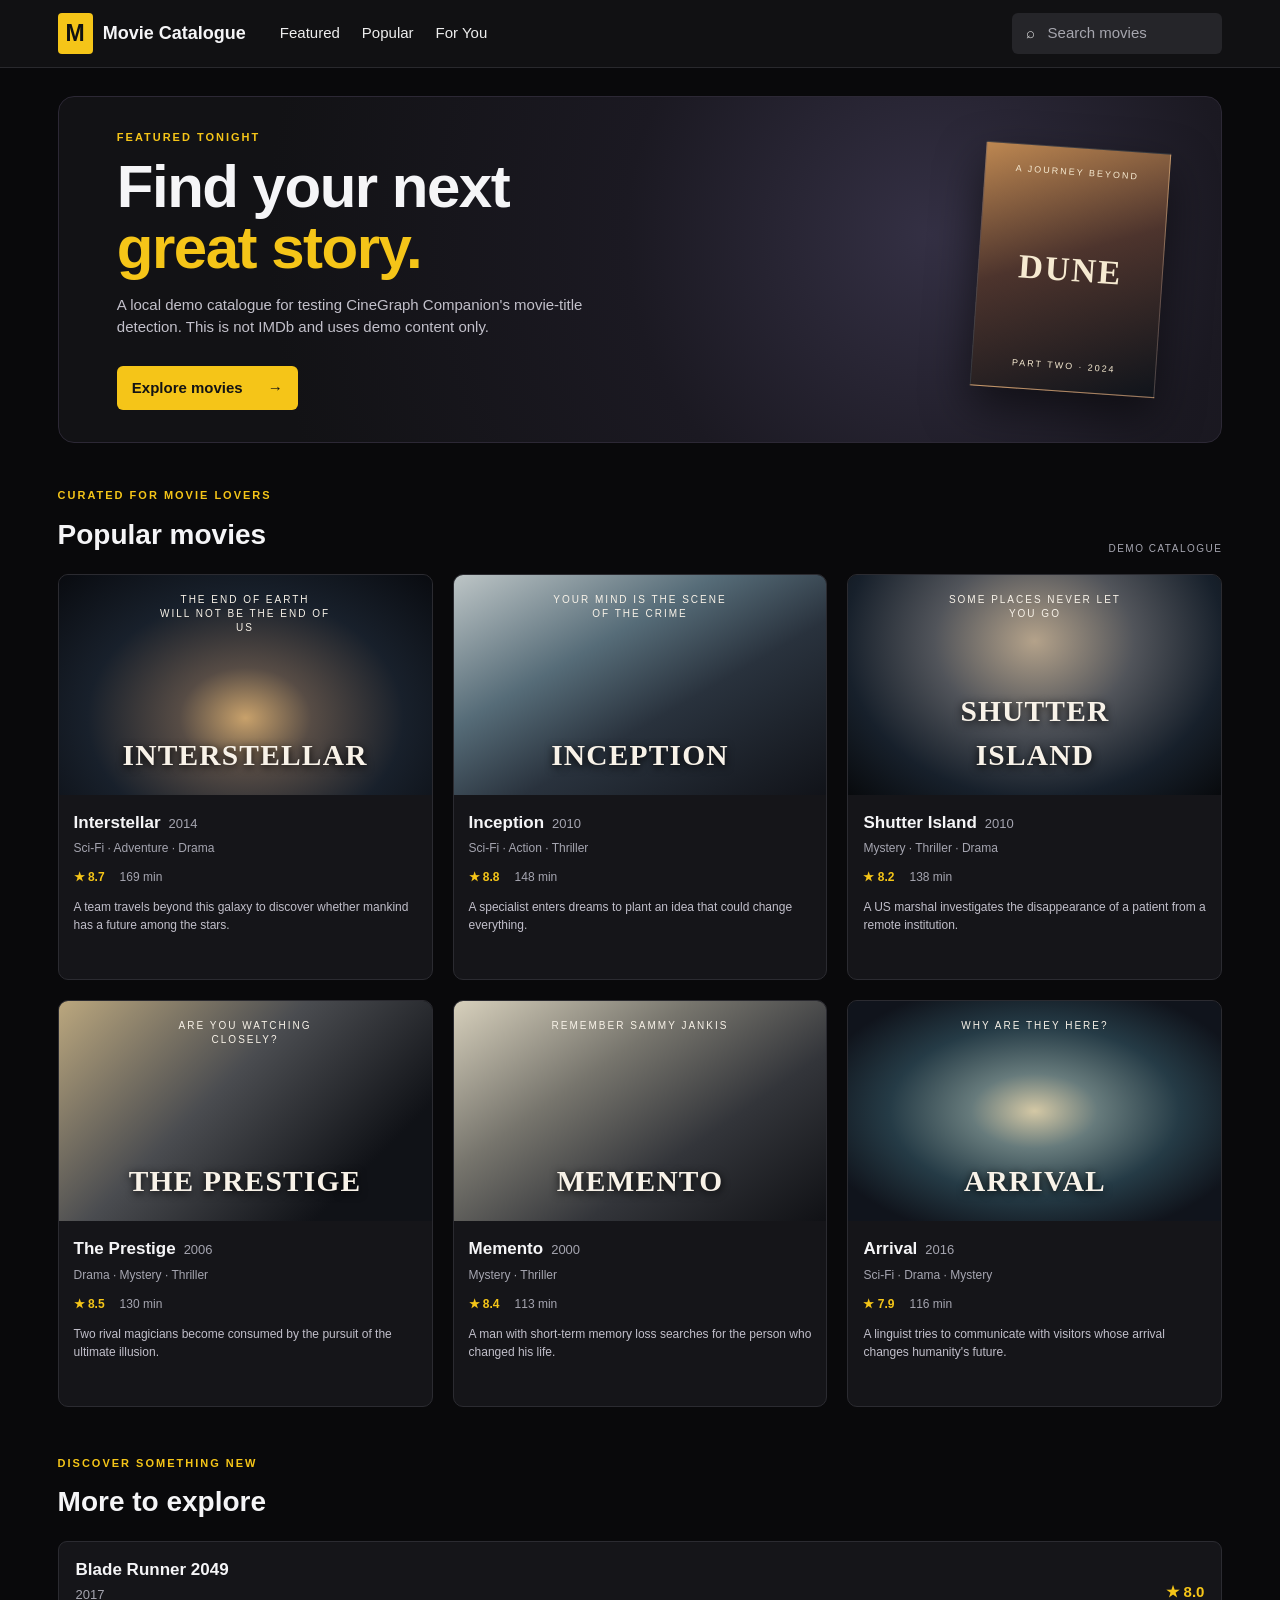
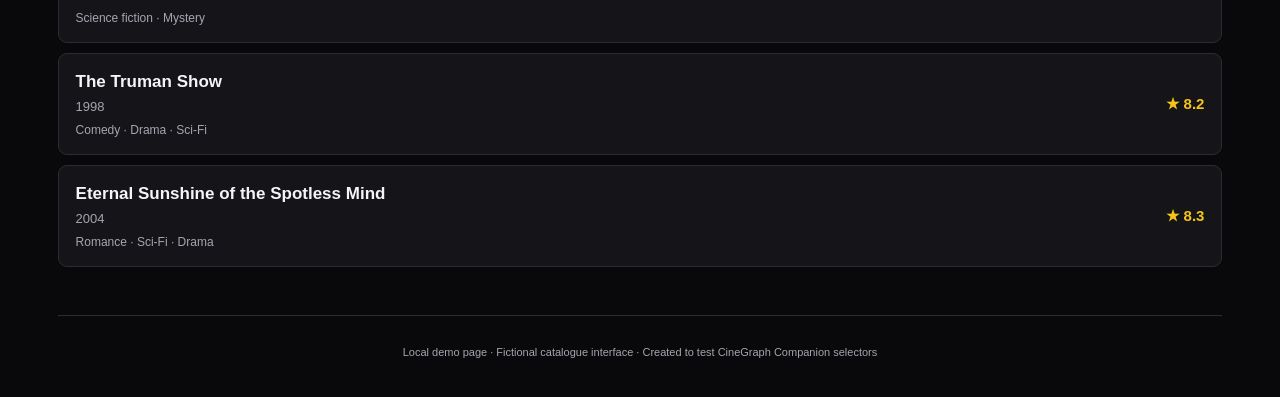
<file: cinegraph_movie_catalogue_demo/index.html>
<!doctype html>
<html lang="en">
<head>
  <meta charset="utf-8">
  <meta name="viewport" content="width=device-width, initial-scale=1">
  <title>Movie Catalogue — CineGraph Adapter Test</title>
  <link rel="stylesheet" href="styles.css">
</head>
<body>
  <header class="topbar">
    <div class="brand"><span class="brand-mark">M</span><strong>Movie Catalogue</strong></div>
    <nav><a href="#featured">Featured</a><a href="#popular">Popular</a><a href="#recommended">For You</a></nav>
    <div class="search">⌕ <span>Search movies</span></div>
  </header>

  <main>
    <section class="hero" id="featured">
      <div class="hero-copy">
        <p class="eyebrow">FEATURED TONIGHT</p>
        <h1>Find your next<br><span>great story.</span></h1>
        <p class="intro">A local demo catalogue for testing CineGraph Companion's movie-title detection. This is not IMDb and uses demo content only.</p>
        <a class="primary-link" href="#popular">Explore movies <span>→</span></a>
      </div>
      <div class="hero-poster poster-dune" aria-label="Decorative science-fiction poster illustration">
        <span class="poster-kicker">A JOURNEY BEYOND</span><strong>DUNE</strong><small>PART TWO · 2024</small>
      </div>
    </section>

    <section class="catalogue-section" id="popular">
      <div class="section-heading"><div><p class="eyebrow">CURATED FOR MOVIE LOVERS</p><h2>Popular movies</h2></div><span class="section-note">DEMO CATALOGUE</span></div>
      <div class="movie-grid">
        <article class="movie-card" data-movie-card data-title="Interstellar" data-year="2014">
          <div class="poster poster-interstellar"><span>THE END OF EARTH<br>WILL NOT BE THE END OF US</span><b>INTERSTELLAR</b></div>
          <div class="movie-info"><div class="title-line"><h3 data-movie-title>Interstellar</h3><span class="year" data-movie-year>2014</span></div><p class="genres">Sci-Fi · Adventure · Drama</p><div class="meta"><span class="rating">★ 8.7</span><span class="runtime">169 min</span></div><p class="synopsis">A team travels beyond this galaxy to discover whether mankind has a future among the stars.</p><div class="cg-slot" data-cinegraph-slot></div></div>
        </article>
        <article class="movie-card" data-movie-card data-title="Inception" data-year="2010">
          <div class="poster poster-inception"><span>YOUR MIND IS THE SCENE OF THE CRIME</span><b>INCEPTION</b></div>
          <div class="movie-info"><div class="title-line"><h3 data-movie-title>Inception</h3><span class="year" data-movie-year>2010</span></div><p class="genres">Sci-Fi · Action · Thriller</p><div class="meta"><span class="rating">★ 8.8</span><span class="runtime">148 min</span></div><p class="synopsis">A specialist enters dreams to plant an idea that could change everything.</p><div class="cg-slot" data-cinegraph-slot></div></div>
        </article>
        <article class="movie-card" data-movie-card data-title="Shutter Island" data-year="2010">
          <div class="poster poster-shutter"><span>SOME PLACES NEVER LET YOU GO</span><b>SHUTTER<br>ISLAND</b></div>
          <div class="movie-info"><div class="title-line"><h3 data-movie-title>Shutter Island</h3><span class="year" data-movie-year>2010</span></div><p class="genres">Mystery · Thriller · Drama</p><div class="meta"><span class="rating">★ 8.2</span><span class="runtime">138 min</span></div><p class="synopsis">A US marshal investigates the disappearance of a patient from a remote institution.</p><div class="cg-slot" data-cinegraph-slot></div></div>
        </article>
        <article class="movie-card" data-movie-card data-title="The Prestige" data-year="2006">
          <div class="poster poster-prestige"><span>ARE YOU WATCHING CLOSELY?</span><b>THE PRESTIGE</b></div>
          <div class="movie-info"><div class="title-line"><h3 data-movie-title>The Prestige</h3><span class="year" data-movie-year>2006</span></div><p class="genres">Drama · Mystery · Thriller</p><div class="meta"><span class="rating">★ 8.5</span><span class="runtime">130 min</span></div><p class="synopsis">Two rival magicians become consumed by the pursuit of the ultimate illusion.</p><div class="cg-slot" data-cinegraph-slot></div></div>
        </article>
        <article class="movie-card" data-movie-card data-title="Memento" data-year="2000">
          <div class="poster poster-memento"><span>REMEMBER SAMMY JANKIS</span><b>MEMENTO</b></div>
          <div class="movie-info"><div class="title-line"><h3 data-movie-title>Memento</h3><span class="year" data-movie-year>2000</span></div><p class="genres">Mystery · Thriller</p><div class="meta"><span class="rating">★ 8.4</span><span class="runtime">113 min</span></div><p class="synopsis">A man with short-term memory loss searches for the person who changed his life.</p><div class="cg-slot" data-cinegraph-slot></div></div>
        </article>
        <article class="movie-card" data-movie-card data-title="Arrival" data-year="2016">
          <div class="poster poster-arrival"><span>WHY ARE THEY HERE?</span><b>ARRIVAL</b></div>
          <div class="movie-info"><div class="title-line"><h3 data-movie-title>Arrival</h3><span class="year" data-movie-year>2016</span></div><p class="genres">Sci-Fi · Drama · Mystery</p><div class="meta"><span class="rating">★ 7.9</span><span class="runtime">116 min</span></div><p class="synopsis">A linguist tries to communicate with visitors whose arrival changes humanity's future.</p><div class="cg-slot" data-cinegraph-slot></div></div>
        </article>
      </div>
    </section>

    <section class="catalogue-section" id="recommended">
      <div class="section-heading"><div><p class="eyebrow">DISCOVER SOMETHING NEW</p><h2>More to explore</h2></div></div>
      <div class="text-list">
        <article data-movie-card data-title="Blade Runner 2049" data-year="2017"><div><h3 data-movie-title>Blade Runner 2049</h3><span class="year" data-movie-year>2017</span><p>Science fiction · Mystery</p></div><span class="rating">★ 8.0</span><div class="cg-slot" data-cinegraph-slot></div></article>
        <article data-movie-card data-title="The Truman Show" data-year="1998"><div><h3 data-movie-title>The Truman Show</h3><span class="year" data-movie-year>1998</span><p>Comedy · Drama · Sci-Fi</p></div><span class="rating">★ 8.2</span><div class="cg-slot" data-cinegraph-slot></div></article>
        <article data-movie-card data-title="Eternal Sunshine of the Spotless Mind" data-year="2004"><div><h3 data-movie-title>Eternal Sunshine of the Spotless Mind</h3><span class="year" data-movie-year>2004</span><p>Romance · Sci-Fi · Drama</p></div><span class="rating">★ 8.3</span><div class="cg-slot" data-cinegraph-slot></div></article>
      </div>
    </section>
    <footer>Local demo page · Fictional catalogue interface · Created to test CineGraph Companion selectors</footer>
  </main>
  <script>
    const demoCards = document.querySelectorAll("[data-movie-card]");
    console.info(`Demo catalogue ready: ${demoCards.length} movie cards`);
  </script>
</body>
</html>
</file>
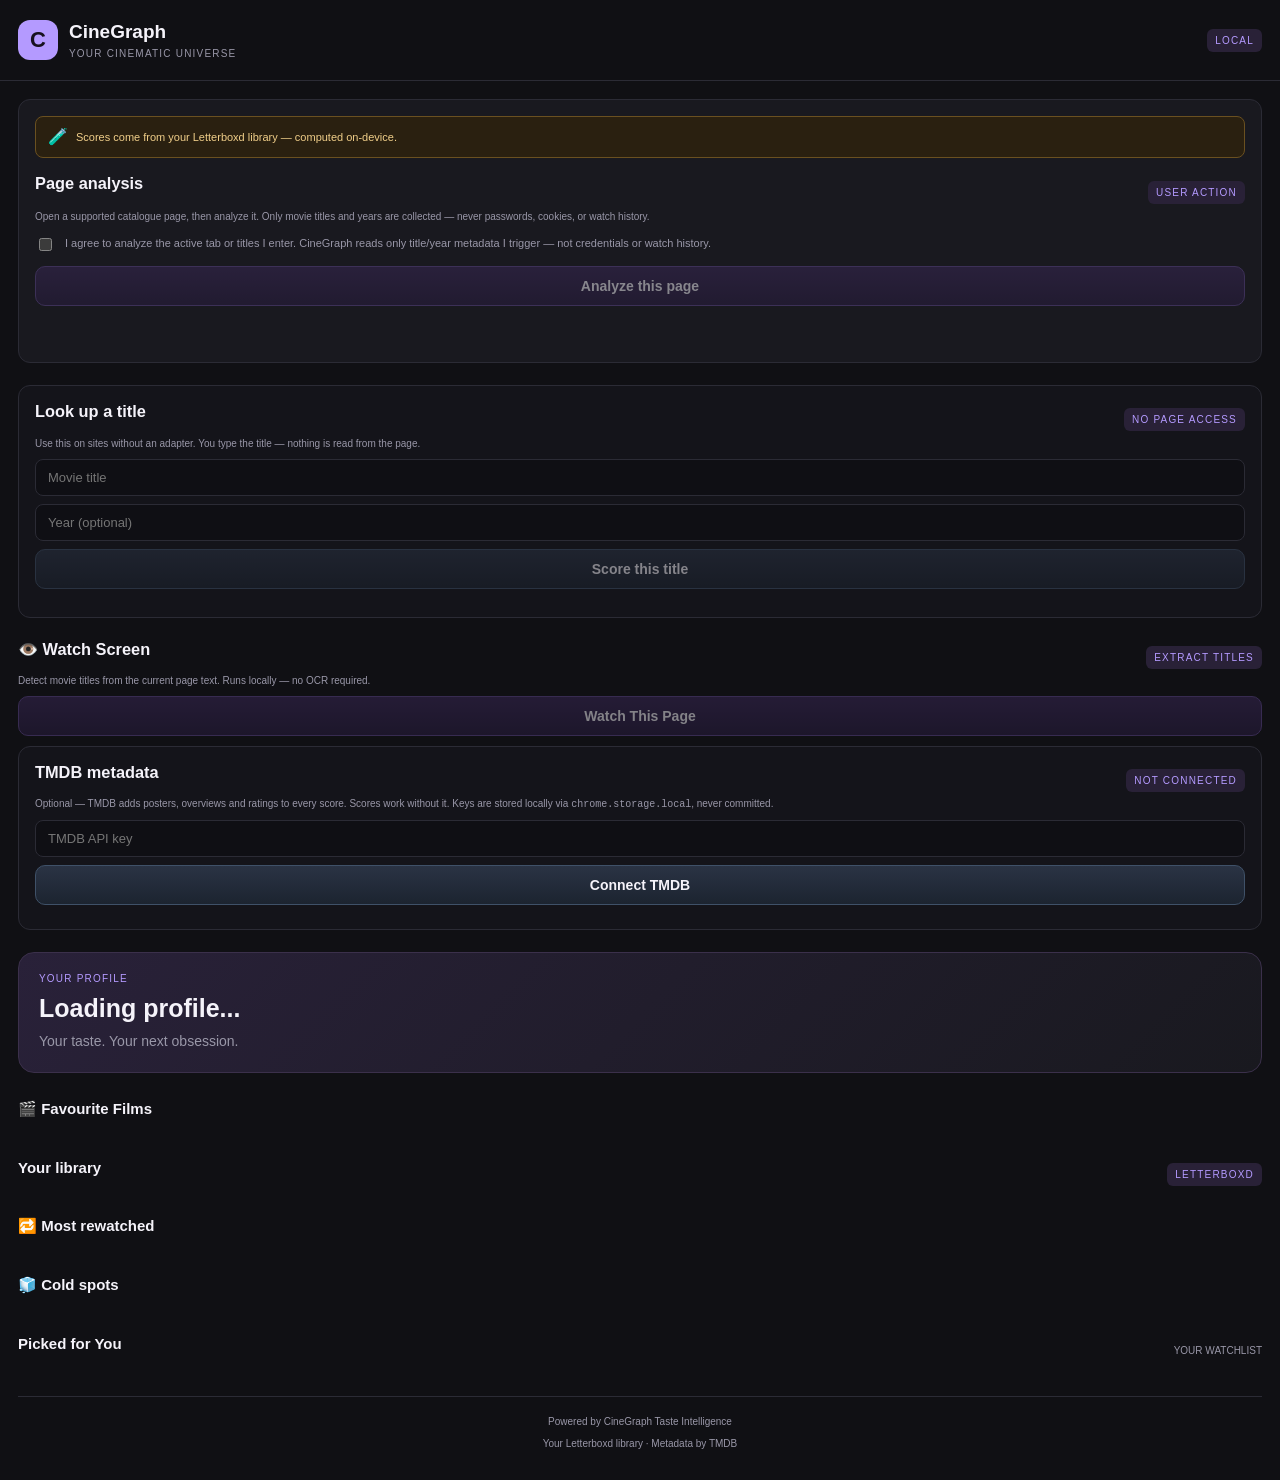
<file: sidepanel.html>
<!DOCTYPE html>
<html lang="en">
<head>
  <meta charset="UTF-8">
  <meta name="viewport" content="width=device-width, initial-scale=1.0">
  <title>CineGraph Companion</title>
  <link rel="stylesheet" href="sidepanel.css">
</head>
<body>
  <header class="header">
    <div class="brand">
      <span class="logo">C</span>
      <div>
        <h1>CineGraph</h1>
        <p>YOUR CINEMATIC UNIVERSE</p>
      </div>
    </div>
    <span class="status" id="tmdb-status">LOCAL</span>
  </header>

  <main>
    <section class="analyze-panel">
      <div id="demo-mode-banner" class="demo-mode-banner" hidden>
        <span class="banner-icon">🧪</span>
        <span id="demo-mode-text">Scores come from your Letterboxd library — computed on-device.</span>
      </div>
      <div class="section-heading">
        <h3>Page analysis</h3>
        <span class="tag">USER ACTION</span>
      </div>
      <p class="muted small analyze-copy">
        Open a supported catalogue page, then analyze it. Only movie titles and years are collected — never passwords, cookies, or watch history.
      </p>
      <label class="consent-label">
        <input type="checkbox" id="analysis-consent">
        <span>I agree to analyze the active tab or titles I enter. CineGraph reads only title/year metadata I trigger — not credentials or watch history.</span>
      </label>
      <button type="button" id="analyze-page-btn" class="analyze-btn" disabled>
        Analyze this page
      </button>
      <button type="button" id="recheck-page-btn" class="analyze-btn secondary" disabled hidden>
        Recheck for new titles
      </button>
      <p id="analyze-status" class="analyze-status muted" role="status" aria-live="polite"></p>
      <p id="payload-summary" class="payload-summary muted small" hidden></p>
      <div id="analyze-results" class="analyze-results" hidden></div>
      <div id="analyze-unresolved" class="analyze-unresolved" hidden></div>
    </section>


    <section class="manual-panel">
      <div class="section-heading">
        <h3>Look up a title</h3>
        <span class="tag">NO PAGE ACCESS</span>
      </div>
      <p class="muted small">
        Use this on sites without an adapter. You type the title — nothing is read from the page.
      </p>
      <form id="manual-title-form" class="manual-form">
        <input type="text" id="manual-title" name="title" placeholder="Movie title" autocomplete="off" maxlength="200" required>
        <input type="text" id="manual-year" name="year" placeholder="Year (optional)" inputmode="numeric" maxlength="4" pattern="[0-9]{0,4}">
        <button type="submit" id="manual-score-btn" class="analyze-btn secondary" disabled>Score this title</button>
      </form>
      <div id="manual-results" class="analyze-results" hidden></div>
    </section>

    <section class="watch-panel">
      <div class="section-heading">
        <h3>👁️ Watch Screen</h3>
        <span class="tag">EXTRACT TITLES</span>
      </div>
      <p class="muted small">
        Detect movie titles from the current page text. Runs locally — no OCR required.
      </p>
      <button type="button" id="watch-screen-btn" class="analyze-btn" disabled>Watch This Page</button>
      <p id="watch-screen-status" class="muted small" style="margin-top: 8px;"></p>
      <div id="watch-screen-results" class="analyze-results" style="margin-top: 8px; max-height: 200px; overflow-y: auto; display: none;"></div>
    </section>

    <section class="tmdb-panel">
      <div class="section-heading">
        <h3>TMDB metadata</h3>
        <span class="tag" id="tmdb-tag">NOT CONNECTED</span>
      </div>
      <p class="muted small">
        Optional — TMDB adds posters, overviews and ratings to every score.
        Scores work without it. Keys are stored locally via
        <code>chrome.storage.local</code>, never committed.
      </p>
      <form id="tmdb-form" class="manual-form">
        <input type="password" id="tmdb-key" name="tmdb-key" placeholder="TMDB API key" autocomplete="off" spellcheck="false">
        <div class="tmdb-actions">
          <button type="submit" id="tmdb-save-btn" class="analyze-btn secondary">Connect TMDB</button>
          <button type="button" id="tmdb-clear-btn" class="analyze-btn secondary" hidden>Disconnect</button>
        </div>
      </form>
      <p id="tmdb-status-text" class="muted small" role="status" aria-live="polite"></p>
    </section>

    <section class="welcome">
      <p class="eyebrow">YOUR PROFILE</p>
      <h2 id="user-name">Loading profile...</h2>
      <p class="muted" id="user-sub">Your taste. Your next obsession.</p>
    </section>

    <section class="section">
      <h3>🎬 Favourite Films</h3>
      <div id="favorites" class="chips"></div>
    </section>

    <section class="section">
      <div class="section-heading">
        <h3>Your library</h3>
        <span class="tag">LETTERBOXD</span>
      </div>
      <div id="traits" class="traits"></div>
    </section>

    <section class="section">
      <h3>🔁 Most rewatched</h3>
      <div id="most-watched" class="chips"></div>
    </section>

    <section class="section">
      <h3>🧊 Cold spots</h3>
      <div id="cold-spots" class="chips"></div>
    </section>

    <section class="section">
      <div class="section-heading">
        <h3>Picked for You</h3>
        <span id="rec-source-label" class="muted small">YOUR WATCHLIST</span>
      </div>
      <div id="recommendations"></div>
    </section>

    <footer>
      <p>Powered by CineGraph Taste Intelligence</p>
      <p id="footer-source">Your Letterboxd library · Metadata by TMDB</p>
    </footer>
  </main>

  <script src="sidepanel.js"></script>
  <script src="sidepanel-analysis.js"></script>
</body>
</html>
</file>
<file: cinegraph_movie_catalogue_demo/styles.css>
*{box-sizing:border-box} :root{--bg:#09090b;--panel:#151519;--line:#2b2b31;--text:#f5f5f7;--muted:#a5a5b0;--yellow:#f5c518;--blue:#65aaff}html{scroll-behavior:smooth}body{margin:0;background:var(--bg);color:var(--text);font:15px/1.5 Arial,Helvetica,sans-serif}.topbar{height:68px;display:flex;align-items:center;gap:34px;padding:0 4.5%;background:#111113;border-bottom:1px solid #29292d;position:sticky;top:0;z-index:5}.brand{display:flex;align-items:center;gap:10px;white-space:nowrap;font-size:18px}.brand-mark{background:var(--yellow);color:#111;padding:3px 8px;font-weight:900;font-size:23px;border-radius:4px}.topbar nav{display:flex;gap:22px}.topbar a{color:#eee;text-decoration:none}.topbar a:hover{color:var(--yellow)}.search{margin-left:auto;min-width:210px;padding:9px 14px;border-radius:6px;background:#252529;color:#ddd}.search span{color:#a6a6ae;margin-left:8px}main{max-width:1450px;margin:auto;padding:0 4.5%}.hero{min-height:330px;margin:28px 0 44px;padding:32px 5%;border:1px solid #2c2835;border-radius:16px;background:radial-gradient(circle at 75% 40%,#343044 0,#1b1922 34%,#121215 74%);display:flex;align-items:center;justify-content:space-between;gap:30px;overflow:hidden}.hero-copy{max-width:560px}.eyebrow{font-size:11px;font-weight:bold;letter-spacing:2px;color:var(--yellow);margin:0 0 10px}.hero h1{font-size:clamp(35px,5vw,60px);line-height:1.02;letter-spacing:-1.5px;margin:0 0 16px}.hero h1 span{color:var(--yellow)}.intro{max-width:500px;color:#c2c0ca}.primary-link{display:inline-flex;gap:25px;margin-top:12px;padding:11px 15px;background:var(--yellow);color:#141414;text-decoration:none;font-weight:bold;border-radius:6px}.hero-poster{width:185px;height:245px;flex:none;box-shadow:0 20px 45px #0008;transform:rotate(4deg);display:flex;flex-direction:column;align-items:center;justify-content:space-between;text-align:center;padding:18px 8px;color:#f6ead1;border:1px solid #ffffff26}.hero-poster strong{font-family:Georgia,serif;font-size:34px;letter-spacing:2px}.poster-kicker,.hero-poster small{font-size:9px;letter-spacing:2px}.poster-dune{background:linear-gradient(160deg,#bd8751,#4d342d 45%,#10141b)}.catalogue-section{margin:0 0 48px}.section-heading{display:flex;align-items:end;justify-content:space-between;margin-bottom:18px}.section-heading h2{font-size:28px;margin:0}.section-note{font-size:10px;letter-spacing:1.5px;color:var(--muted)}.movie-grid{display:grid;grid-template-columns:repeat(3,minmax(0,1fr));gap:20px}.movie-card{min-width:0;overflow:hidden;background:var(--panel);border:1px solid var(--line);border-radius:10px;transition:transform .18s,border-color .18s}.movie-card:hover{transform:translateY(-3px);border-color:#5a5268}.poster{height:220px;padding:18px 12px;display:flex;flex-direction:column;align-items:center;justify-content:space-between;text-align:center;overflow:hidden;color:#f8f2e8;font-family:Georgia,serif;letter-spacing:1.2px}.poster span{font:10px/1.4 Arial,sans-serif;letter-spacing:2px;max-width:190px}.poster b{font-size:clamp(19px,2.3vw,30px);text-shadow:0 2px 8px #000}.poster-interstellar{background:radial-gradient(ellipse at 50% 65%,#c8a16b 0,#574c45 25%,#18202b 60%,#090b10)}.poster-inception{background:linear-gradient(150deg,#bdc5c6,#566c78 35%,#29323d 60%,#111319)}.poster-shutter{background:radial-gradient(ellipse at 50% 30%,#b4a28a,#51545a 38%,#17202b 72%,#080a0d)}.poster-prestige{background:linear-gradient(135deg,#bba77e,#4a4c50 42%,#101217 80%)}.poster-memento{background:linear-gradient(145deg,#d7d0bc,#77756d 35%,#33353a 65%,#101115)}.poster-arrival{background:radial-gradient(ellipse at 50% 50%,#d4c8a5 0,#677b7c 24%,#253b46 55%,#10141c 85%)}.movie-info{padding:15px}.title-line{display:flex;align-items:baseline;gap:8px;flex-wrap:wrap}.title-line h3,.text-list h3{margin:0;font-size:17px}.year{color:var(--muted);font-size:13px}.genres,.text-list p{margin:4px 0 11px;color:var(--muted);font-size:12px}.meta{display:flex;gap:15px;align-items:center;font-size:12px}.rating{color:var(--yellow);font-weight:bold}.runtime{color:var(--muted)}.synopsis{font-size:12px;color:#c1bfca;min-height:54px}.cg-slot:empty{display:none}.cg-slot{margin-top:10px}.cg-badge{display:inline-block;border-radius:5px;background:#20392c;color:#9ce4b9;padding:5px 8px;font-size:11px;font-weight:bold}.cg-badge.possible{background:#3c3220;color:#f2d18c}.text-list{display:grid;gap:10px}.text-list article{display:grid;grid-template-columns:1fr auto;gap:8px;align-items:center;padding:15px 17px;border:1px solid var(--line);border-radius:9px;background:var(--panel)}.text-list article p{margin-bottom:0}.text-list .cg-slot{grid-column:1/-1}footer{text-align:center;padding:28px 0 36px;border-top:1px solid var(--line);font-size:11px;color:var(--muted)}@media(max-width:850px){.movie-grid{grid-template-columns:repeat(2,minmax(0,1fr))}.topbar{gap:15px}.topbar nav{gap:12px}.hero-poster{width:145px;height:210px}}@media(max-width:560px){.topbar{padding:0 16px}.topbar nav{display:none}.search{min-width:0;width:42%;font-size:12px}main{padding:0 16px}.hero{padding:24px 20px}.hero-poster{display:none}.movie-grid{grid-template-columns:1fr}.poster{height:250px}.section-heading h2{font-size:24px}}
</file>
<file: sidepanel.css>
:root {
  color-scheme: dark;
  --bg: #101014;
  --card: #19191f;
  --border: #2b2b35;
  --text: #f5f3fa;
  --muted: #9997a8;
  --accent: #b49aff;
  --green: #9de6bc;
}

* {
  box-sizing: border-box;
}

body {
  margin: 0;
  background: var(--bg);
  color: var(--text);
  font-family: Arial, sans-serif;
  font-size: 14px;
}

.header {
  padding: 20px 18px;
  display: flex;
  align-items: center;
  justify-content: space-between;
  border-bottom: 1px solid var(--border);
}

.brand {
  display: flex;
  align-items: center;
  gap: 11px;
}

.logo {
  display: grid;
  place-items: center;
  width: 40px;
  height: 40px;
  background: var(--accent);
  color: #17111f;
  border-radius: 12px;
  font-size: 22px;
  font-weight: 800;
}

h1, h2, h3, p {
  margin-top: 0;
}

h1 {
  margin-bottom: 5px;
  font-size: 19px;
}

.brand p, .eyebrow, .tag, .status {
  font-size: 10px;
  letter-spacing: 1.2px;
}

.brand p {
  margin-bottom: 0;
  color: var(--muted);
}

.status, .tag {
  color: var(--accent);
  background: #292137;
  padding: 6px 8px;
  border-radius: 6px;
}

main {
  padding: 18px;
}

.welcome {
  padding: 20px;
  background: linear-gradient(135deg, #292139, #19191f);
  border: 1px solid #3b304b;
  border-radius: 16px;
}

.eyebrow {
  color: var(--accent);
}

.welcome h2 {
  font-size: 25px;
  margin-bottom: 8px;
}

.muted {
  color: var(--muted);
}

.welcome .muted {
  margin-bottom: 0;
  line-height: 1.5;
}

.section {
  margin-top: 27px;
}

.section h3 {
  font-size: 15px;
  margin-bottom: 14px;
}

.section-heading {
  display: flex;
  align-items: center;
  justify-content: space-between;
}

.small {
  font-size: 10px;
}

.chips {
  display: flex;
  flex-wrap: wrap;
  gap: 8px;
}

.chip {
  border: 1px solid var(--border);
  background: var(--card);
  color: var(--text);
  padding: 9px 11px;
  border-radius: 9px;
  font-size: 12px;
}

.traits {
  display: grid;
  gap: 10px;
}

.trait, .recommendation {
  background: var(--card);
  border: 1px solid var(--border);
  border-radius: 12px;
  padding: 14px;
}

.trait {
  display: flex;
  align-items: center;
  justify-content: space-between;
  gap: 10px;
}

.trait-name {
  font-size: 13px;
}

.trait-level {
  color: var(--accent);
  font-size: 11px;
  white-space: nowrap;
}

.recommendation {
  margin-bottom: 11px;
}

.movie-top {
  display: flex;
  align-items: flex-start;
  justify-content: space-between;
  gap: 8px;
}

.movie-title {
  font-size: 14px;
  font-weight: 700;
}

.movie-year {
  color: var(--muted);
  font-weight: 400;
}

.match {
  color: var(--green);
  background: #20352b;
  padding: 5px 7px;
  border-radius: 6px;
  font-size: 10px;
  white-space: nowrap;
}

.match.possible {
  color: #f0ce89;
  background: #3a3020;
}

.reason {
  margin: 12px 0 0;
  line-height: 1.5;
  color: #b8b5c5;
  font-size: 12px;
}

.analyze-panel {
  margin-bottom: 22px;
  padding: 16px;
  border: 1px solid var(--border);
  border-radius: 12px;
  background: var(--card);
}

.analyze-copy {
  margin: 0 0 12px;
  line-height: 1.45;
}

.consent-label {
  display: flex;
  gap: 10px;
  align-items: flex-start;
  margin: 0 0 12px;
  font-size: 11px;
  line-height: 1.45;
  color: var(--muted);
  cursor: pointer;
}

.consent-label input {
  margin-top: 2px;
  flex: none;
}

.payload-summary {
  margin: 8px 0 0;
  line-height: 1.4;
}

.analyze-unresolved {
  margin-top: 10px;
  padding: 10px;
  border-radius: 8px;
  border: 1px dashed #5a4030;
  background: #1a1410;
}

.analyze-unresolved h4 {
  margin: 0 0 6px;
  font-size: 12px;
  color: #f0ce89;
}

.analyze-unresolved ul {
  margin: 0;
  padding-left: 18px;
  font-size: 12px;
  color: #c8b5a0;
}

.manual-panel {
  margin-bottom: 22px;
  padding: 16px;
  border: 1px solid var(--border);
  border-radius: 12px;
  background: #14141a;
}

.manual-form {
  display: grid;
  gap: 8px;
}

.manual-form input {
  width: 100%;
  padding: 10px 12px;
  border-radius: 8px;
  border: 1px solid var(--border);
  background: #0f0f14;
  color: var(--text);
  font-size: 13px;
}

.analyze-btn.secondary {
  background: linear-gradient(180deg, #2a3344, #1c2430);
  border-color: #3f5168;
}

#recheck-page-btn {
  margin-top: 8px;
}

#recheck-page-btn[hidden] {
  display: none;
}

.analyze-btn {
  width: 100%;
  padding: 11px 14px;
  border: 1px solid #5f478f;
  border-radius: 10px;
  background: linear-gradient(180deg, #3a2858, #2a1d42);
  color: var(--text);
  font-size: 14px;
  font-weight: 700;
  cursor: pointer;
}

.analyze-btn:hover {
  border-color: var(--accent);
}

.analyze-btn:disabled {
  opacity: 0.6;
  cursor: wait;
}

.analyze-status {
  margin: 10px 0 0;
  min-height: 18px;
  font-size: 12px;
}

.analyze-status.error {
  color: #ffb4b4;
}

.analyze-status.success {
  color: var(--green);
}

.analyze-results {
  margin-top: 12px;
  display: grid;
  gap: 8px;
}

.analyze-result-row {
  display: flex;
  flex-direction: column;
  gap: 4px;
  padding: 8px 10px;
  border-radius: 8px;
  background: #121218;
  border: 1px solid var(--border);
  font-size: 12px;
  cursor: default;
}

.analyze-result-row .row-top {
  display: flex;
  justify-content: space-between;
  align-items: center;
  gap: 10px;
}

.analyze-result-row .row-left {
  display: flex;
  align-items: baseline;
  gap: 8px;
  min-width: 0;
}

.analyze-result-row .row-rank {
  color: var(--muted);
  font-size: 10px;
  font-weight: 700;
  flex: none;
}

.analyze-result-row .title {
  overflow: hidden;
  text-overflow: ellipsis;
}

.analyze-result-row .row-meta {
  font-size: 10px;
}

.analyze-result-row .row-reason {
  font-size: 11px;
  line-height: 1.45;
  color: #b8b5c5;
}

/* Band pills */
.analyze-result-row .band.strong {
  color: #9de6bc;
  background: #0e2f1d;
  border: 1px solid #2d6b47;
  padding: 4px 8px;
  border-radius: 999px;
}

.analyze-result-row .band.possible {
  color: #f0ce89;
  background: #33270f;
  border: 1px solid #6a5020;
  padding: 4px 8px;
  border-radius: 999px;
}

.analyze-result-row .band.weak {
  color: #c4a7ff;
  background: #292039;
  border: 1px solid #7654a8;
  padding: 4px 8px;
  border-radius: 999px;
}

/* Group headings */
.result-group-heading {
  display: flex;
  align-items: center;
  gap: 8px;
  margin-top: 4px;
  font-size: 11px;
  font-weight: 800;
  letter-spacing: .4px;
  color: var(--text);
}

.result-group-heading .group-dot {
  width: 8px;
  height: 8px;
  border-radius: 50%;
  flex: none;
}

.result-group-heading .group-dot.strong { background: #22c55e; }
.result-group-heading .group-dot.possible { background: #f59e0b; }
.result-group-heading .group-dot.weak { background: #8b5cf6; }

.analyze-result-row .title {
  font-weight: 700;
}

.analyze-result-row .band.demo {
  color: #f0ce89;
}

footer {
  margin-top: 30px;
  padding: 17px 0 5px;
  border-top: 1px solid var(--border);
  text-align: center;
  color: var(--muted);
  font-size: 10px;
  line-height: 1.6;
}

footer p {
  margin-bottom: 6px;
}

.movie-details {
  margin-top: 12px;
  border-top: 1px solid var(--border);
  padding-top: 10px;
}

.movie-details[hidden] {
  display: none;
}

.feedback {
  display: flex;
  flex-wrap: wrap;
  gap: 8px;
  margin-top: 12px;
}

.feedback button {
  flex: 1;
  min-width: 100px;
  padding: 9px 10px;
  border: 1px solid var(--border);
  border-radius: 8px;
  background: #292137;
  color: var(--text);
  cursor: pointer;
}

.feedback button:hover {
  border-color: var(--accent);
}

.feedback button:disabled {
  opacity: 0.5;
  cursor: default;
}

.movie-top:focus-visible,
.feedback button:focus-visible {
  outline: 2px solid var(--accent);
  outline-offset: 3px;
}

/* ── Demo mode banner ─────────────────────────────────────────────────── */
.demo-mode-banner {
  display: flex;
  align-items: center;
  gap: 8px;
  padding: 9px 12px;
  margin-bottom: 16px;
  border-radius: 8px;
  background: #2a2010;
  border: 1px solid #6a5020;
  font-size: 11px;
  color: #f0ce89;
  line-height: 1.4;
}

.demo-mode-banner .banner-icon {
  font-size: 16px;
  flex: none;
}

.analyze-result-row .band {
  color: var(--green);
  white-space: nowrap;
}

.analyze-result-row .band.demo {
  color: #f0ce89;
}

/* Improve analyze-btn disabled cursor */
.analyze-btn:disabled {
  opacity: 0.5;
  cursor: not-allowed;
}

/* ── TMDB settings + metadata cards ─────────────────────────────────── */
.tmdb-panel {
  margin-bottom: 22px;
  padding: 16px;
  border: 1px solid var(--border);
  border-radius: 12px;
  background: #14141a;
}

.tmdb-actions {
  display: flex;
  gap: 8px;
}

.tmdb-actions .analyze-btn {
  flex: 1;
}

#tmdb-status-text {
  margin: 8px 0 0;
  line-height: 1.4;
}

.tmdb-meta {
  display: flex;
  gap: 10px;
  margin-top: 10px;
}

.tmdb-poster {
  width: 64px;
  height: 96px;
  object-fit: cover;
  border-radius: 8px;
  border: 1px solid var(--border);
  flex: none;
  background: #0f0f14;
}

.tmdb-info {
  min-width: 0;
  flex: 1;
}

.tmdb-bits {
  font-size: 11px;
  color: var(--accent);
  margin-bottom: 6px;
}

.tmdb-overview {
  display: -webkit-box;
  -webkit-line-clamp: 4;
  -webkit-box-orient: vertical;
  overflow: hidden;
}

.tmdb-why {
  margin-top: 6px;
  font-style: italic;
  color: var(--muted);
}

.chip.cold {
  border-color: #3b304b;
  color: #b8b5c5;
}

.match.weak {
  color: #c4a7ff;
  background: #292039;
}

/* TMDB rows inside page-analysis + manual lookup */
.row-tmdb {
  display: flex;
  gap: 8px;
  margin-top: 6px;
}

.row-poster {
  width: 44px;
  height: 66px;
  object-fit: cover;
  border-radius: 6px;
  border: 1px solid var(--border);
  flex: none;
  background: #0f0f14;
}

.row-tmdb-info {
  min-width: 0;
  flex: 1;
}
</file>
